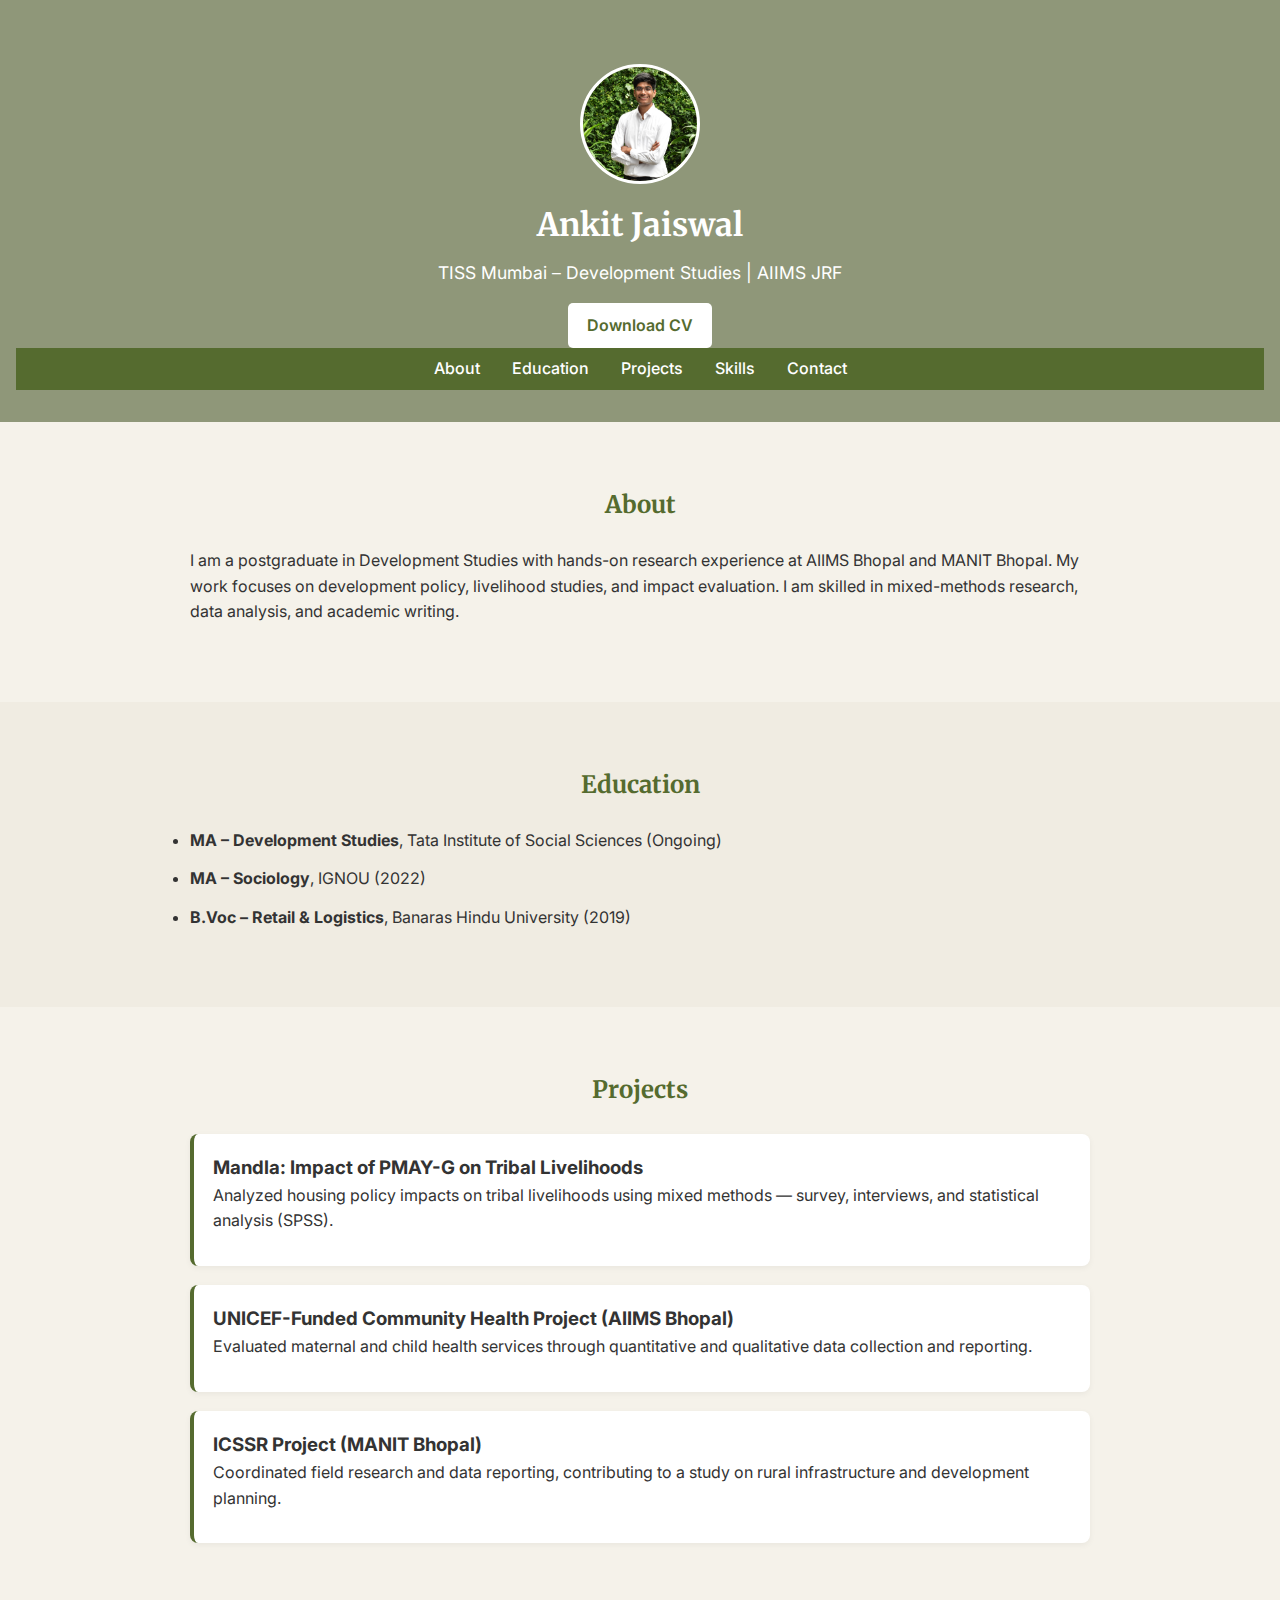
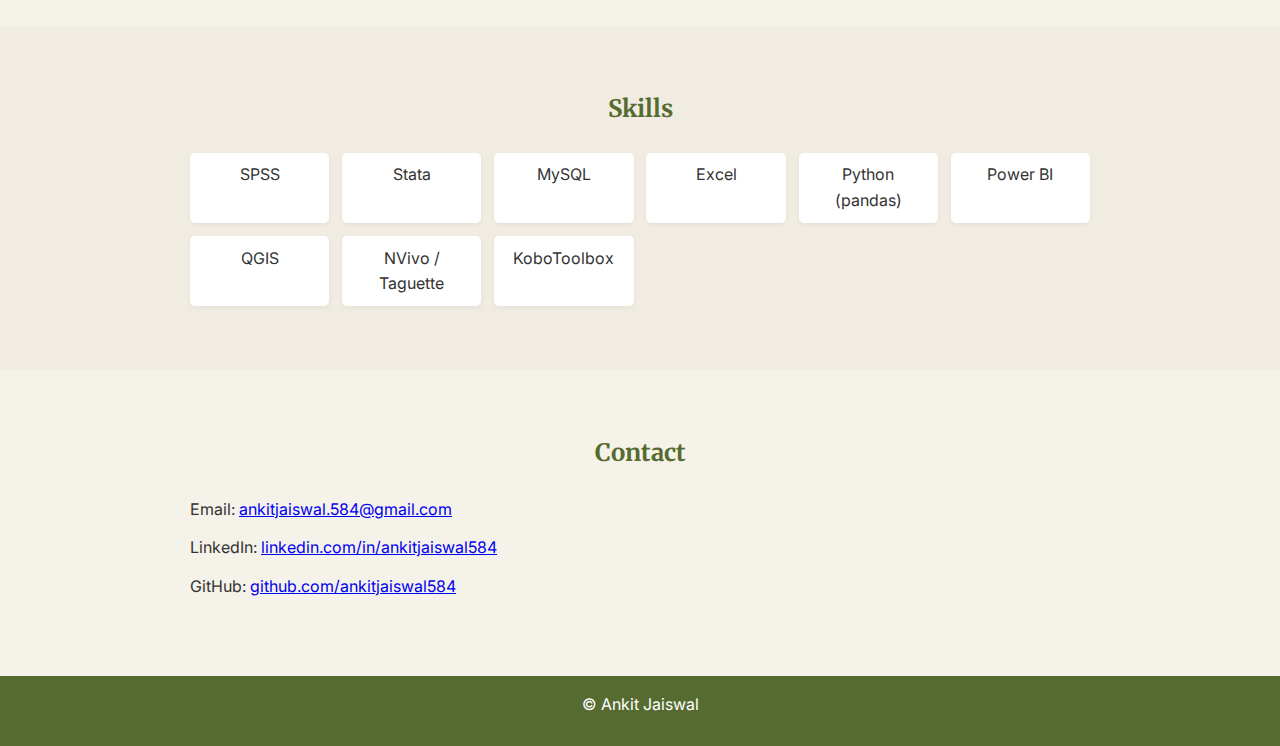
<file: index.html>
<!DOCTYPE html>
<html lang="en">
<head>
  <meta charset="UTF-8">
  <meta name="viewport" content="width=device-width, initial-scale=1.0">
  <title>Ankit Jaiswal | Development & Research Portfolio</title>
  <link rel="stylesheet" href="style.css">
  <link href="https://fonts.googleapis.com/css2?family=Inter:wght@400;600&family=Merriweather:wght@400;700&display=swap" rel="stylesheet">
</head>
<body>
  <header id="home">
    <div class="container header-content">
   <div class="avatar">
  <img src="ankit_photo.jpg" alt="Ankit Jaiswal Photo">
      </div>
      <h1>Ankit Jaiswal</h1>
      <p class="tagline">TISS Mumbai – Development Studies | AIIMS JRF</p>
      <a href="Ankit_Tiss_CV.pdf" class="btn" download>Download CV</a>
    </div>
    <nav>
      <ul>
        <li><a href="#about">About</a></li>
        <li><a href="#education">Education</a></li>
        <li><a href="#projects">Projects</a></li>
        <li><a href="#skills">Skills</a></li>
        <li><a href="#contact">Contact</a></li>
      </ul>
    </nav>
  </header>

  <main>
    <section id="about" class="section">
      <div class="container">
        <h2>About</h2>
        <p>I am a postgraduate in Development Studies with hands-on research experience at AIIMS Bhopal and MANIT Bhopal. My work focuses on development policy, livelihood studies, and impact evaluation. I am skilled in mixed-methods research, data analysis, and academic writing.</p>
      </div>
    </section>

    <section id="education" class="section alt">
      <div class="container">
        <h2>Education</h2>
        <ul class="edu-list">
          <li><strong>MA – Development Studies</strong>, Tata Institute of Social Sciences (Ongoing)</li>
          <li><strong>MA – Sociology</strong>, IGNOU (2022)</li>
          <li><strong>B.Voc – Retail & Logistics</strong>, Banaras Hindu University (2019)</li>
        </ul>
      </div>
    </section>

    <section id="projects" class="section">
      <div class="container">
        <h2>Projects</h2>
        <div class="card">
          <h3>Mandla: Impact of PMAY-G on Tribal Livelihoods</h3>
          <p>Analyzed housing policy impacts on tribal livelihoods using mixed methods — survey, interviews, and statistical analysis (SPSS).</p>
        </div>
        <div class="card">
          <h3>UNICEF-Funded Community Health Project (AIIMS Bhopal)</h3>
          <p>Evaluated maternal and child health services through quantitative and qualitative data collection and reporting.</p>
        </div>
        <div class="card">
          <h3>ICSSR Project (MANIT Bhopal)</h3>
          <p>Coordinated field research and data reporting, contributing to a study on rural infrastructure and development planning.</p>
        </div>
      </div>
    </section>

    <section id="skills" class="section alt">
      <div class="container">
        <h2>Skills</h2>
        <div class="skills-grid">
          <span>SPSS</span>
          <span>Stata</span>
          <span>MySQL</span>
          <span>Excel</span>
          <span>Python (pandas)</span>
          <span>Power BI</span>
          <span>QGIS</span>
          <span>NVivo / Taguette</span>
          <span>KoboToolbox</span>
        </div>
      </div>
    </section>

    <section id="contact" class="section">
      <div class="container">
        <h2>Contact</h2>
        <p>Email: <a href="mailto:ankitjaiswal.584@gmail.com">ankitjaiswal.584@gmail.com</a></p>
        <p>LinkedIn: <a href="https://linkedin.com/in/ankitjaiswal584" target="_blank">linkedin.com/in/ankitjaiswal584</a></p>
        <p>GitHub: <a href="https://github.com/ankitjaiswal584" target="_blank">github.com/ankitjaiswal584</a></p>
      </div>
    </section>
  </main>

  <footer>
    <div class="container">
      <p>© Ankit Jaiswal </p>
    </div>
  </footer>

  <script>
    document.querySelectorAll('a[href^="#"]').forEach(anchor => {
      anchor.addEventListener('click', function(e) {
        e.preventDefault();
        document.querySelector(this.getAttribute('href')).scrollIntoView({ behavior: 'smooth' });
      });
    });
  </script>
</body>
</html>
</file>
<file: style.css>
/* ==========================
   style.css — Ankit Jaiswal Portfolio
   ========================== */

:root {
  --bg-color: #f5f2ea;
  --primary-color: #556b2f;
  --accent-color: #8f9779;
  --text-color: #333;
}

* {
  margin: 0;
  padding: 0;
  box-sizing: border-box;
}

body {
  font-family: 'Inter', sans-serif;
  color: var(--text-color);
  background-color: var(--bg-color);
  line-height: 1.6;
}

.container {
  width: 90%;
  max-width: 900px;
  margin: 0 auto;
}

header {
  text-align: center;
  padding: 4rem 1rem 2rem;
  background-color: var(--accent-color);
  color: white;
}

.avatar {
  width: 120px;
  height: 120px;
  margin: 0 auto 1rem;
  border-radius: 50%;
  border: 3px solid white;
  overflow: hidden;       /* ✅ keeps image inside circle */
  display: flex;
  align-items: center;
  justify-content: center;
}

.avatar img {
  width: 100%;            /* ✅ fits image inside container */
  height: 100%;
  object-fit: cover;      /* ✅ crops image without distortion */
  border-radius: 50%;     /* keeps it round */
}

h1 {
  font-family: 'Merriweather', serif;
  font-size: 2rem;
  margin-bottom: 0.5rem;
}

.tagline {
  font-weight: 400;
  font-size: 1.1rem;
  margin-bottom: 1rem;
}

.btn {
  display: inline-block;
  background-color: white;
  color: var(--primary-color);
  padding: 0.6rem 1.2rem;
  border-radius: 5px;
  text-decoration: none;
  font-weight: 600;
  transition: background-color 0.3s;
}

.btn:hover {
  background-color: #e5e3d7;
}

nav {
  background-color: var(--primary-color);
}

nav ul {
  list-style: none;
  display: flex;
  justify-content: center;
  flex-wrap: wrap;
}

nav ul li {
  margin: 0.5rem 1rem;
}

nav a {
  color: white;
  text-decoration: none;
  font-weight: 500;
  transition: color 0.3s;
}

nav a:hover {
  color: var(--accent-color);
}

.section {
  padding: 4rem 1rem;
}

.section.alt {
  background-color: #f0ece2;
}

h2 {
  text-align: center;
  color: var(--primary-color);
  font-family: 'Merriweather', serif;
  margin-bottom: 1.5rem;
}

p, li {
  font-size: 1rem;
  margin-bottom: 0.8rem;
}

.card {
  background-color: white;
  border-left: 4px solid var(--primary-color);
  padding: 1.2rem;
  border-radius: 8px;
  box-shadow: 0 2px 6px rgba(0,0,0,0.05);
  margin-bottom: 1.2rem;
}

.skills-grid {
  display: grid;
  grid-template-columns: repeat(auto-fit, minmax(120px, 1fr));
  gap: 0.8rem;
  text-align: center;
}

.skills-grid span {
  background-color: white;
  padding: 0.6rem;
  border-radius: 5px;
  box-shadow: 0 2px 5px rgba(0,0,0,0.05);
}

footer {
  background-color: var(--primary-color);
  color: white;
  text-align: center;
  padding: 1rem;
  font-size: 0.9rem;
}

@media (max-width: 600px) {
  h1 {
    font-size: 1.6rem;
  }
  .tagline {
    font-size: 1rem;
  }
  nav ul {
    flex-direction: column;
  }
  nav ul li {
    margin: 0.3rem 0;
  }
}
</file>
